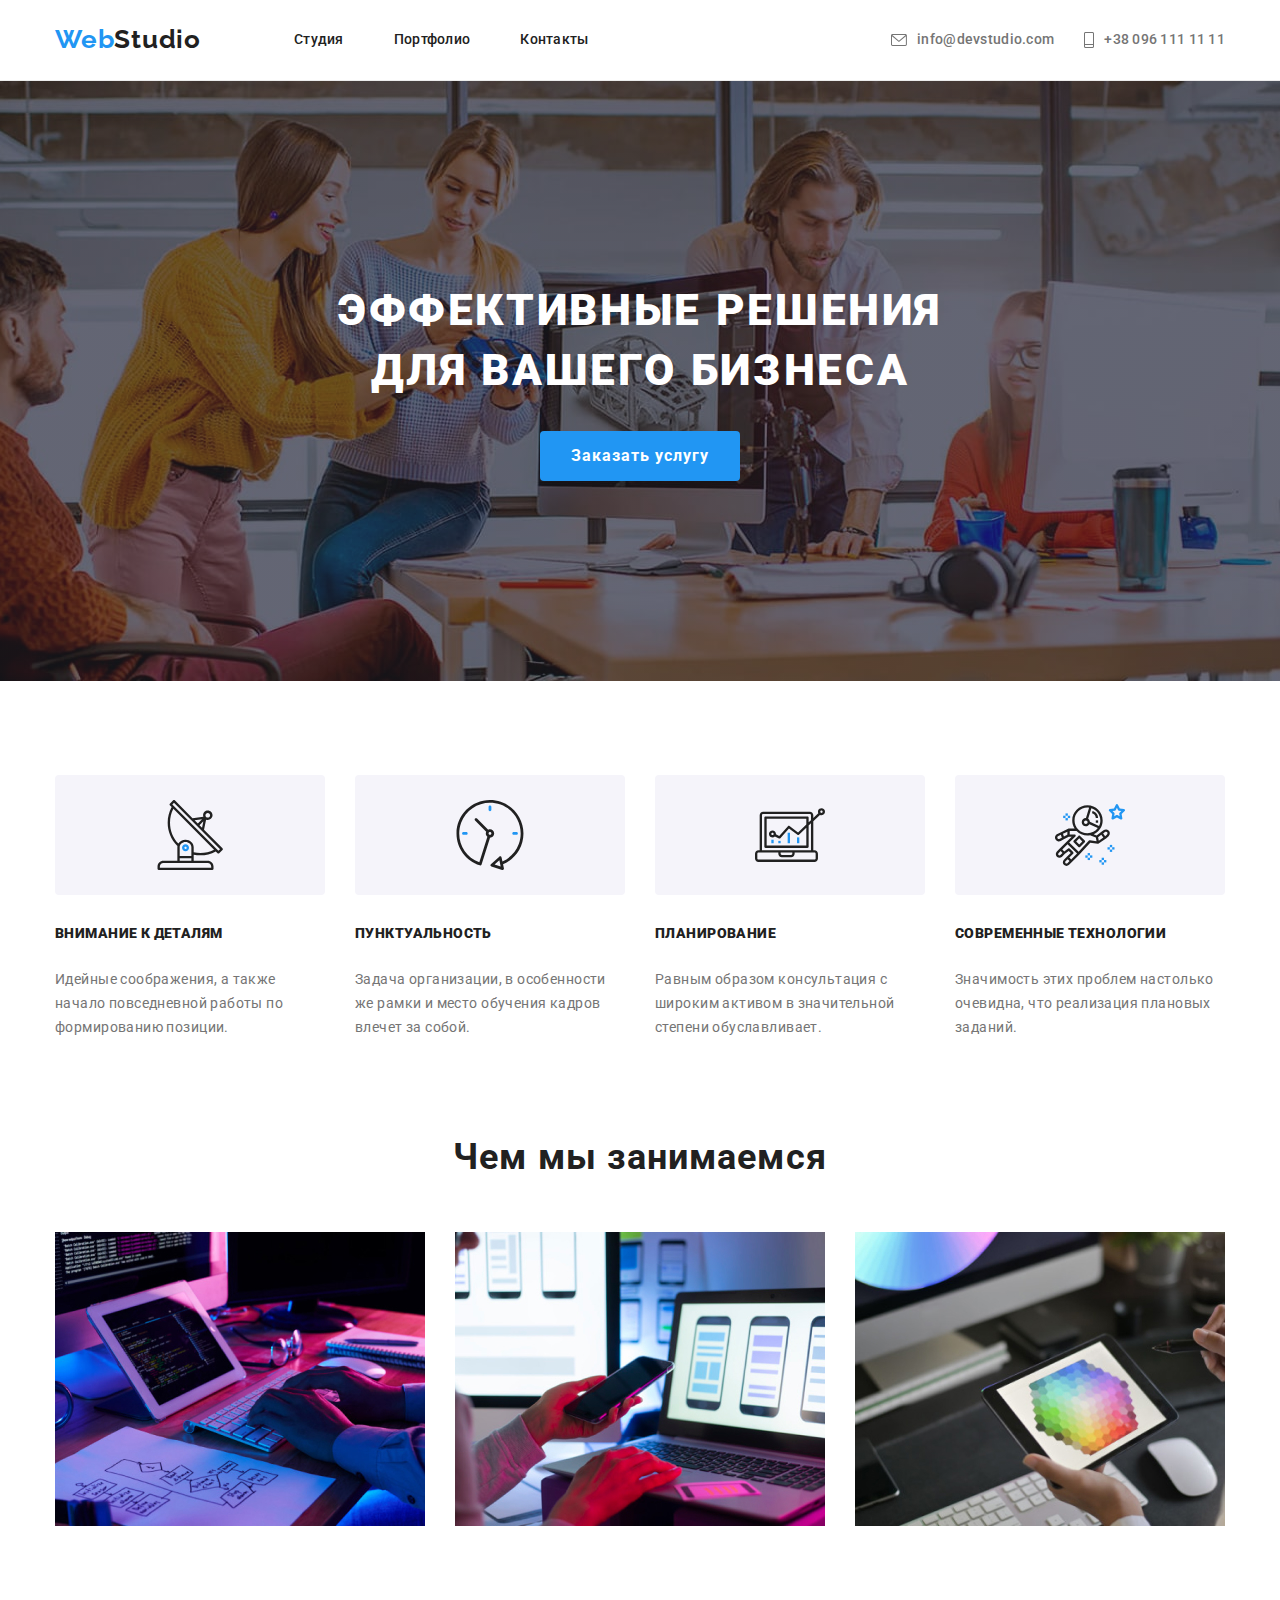
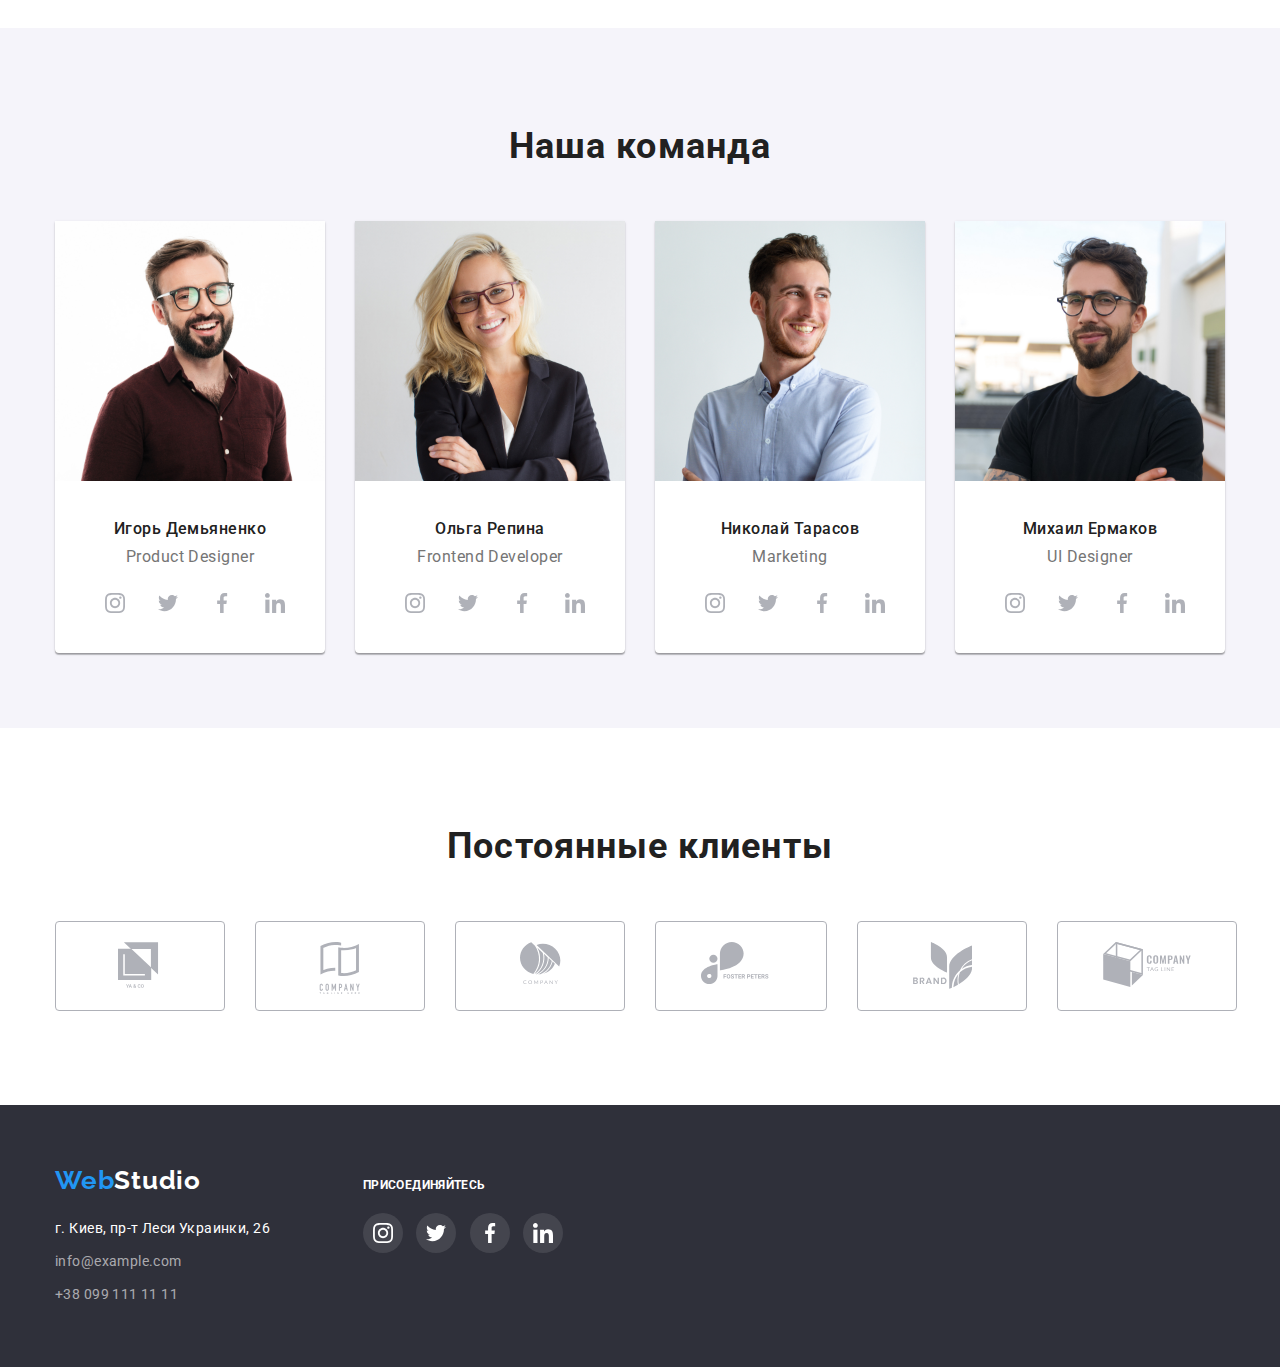
<file: index.html>
<!DOCTYPE html>
<html lang="ru">
<head>
    <meta charset="UTF-8">
    <link rel="preconnect" href="https://fonts.gstatic.com">
    <link href="https://fonts.googleapis.com/css2?family=Raleway:wght@700&family=Roboto:wght@400;500;700;900&display=swap" rel="stylesheet">   
    <meta name="viewport" content="width=device-width, initial-scale=1.0">
    <link rel="stylesheet" href="https://cdnjs.cloudflare.com/ajax/libs/modern-normalize/1.0.0/modern-normalize.min.css" integrity="sha512-ISS7cAi1PEhQ8jnbJpJZMd29NlhNj4AWYyLOSp2CE/CsHxTCu+r+t0D2yoJudVrd0/8fTVPUVDzY5Tvli75u/g==" crossorigin="anonymous" /> 
    <link rel="stylesheet" href="./css/main.css">
    <link rel="stylesheet" href="./css/portfolio.css">
    <title>WebStudio</title>
</head>
<body>
    <!-- Header - Navigation -->
    <header class="header">
        <div class="container main-nav">
        <nav class="nav">
            <div class="full-logo">
                <a href="./index.html" class="logo list"> 
                <span class="logo-web">Web</span>Studio 
                </a>
            </div>
            <ul class="nav-list list">
                <li class="item"><a href="./index.html" class="link list">Студия</a> </li>
                <li class="item"><a href="./portfolio.html" class="link list">Портфолио</a> </li>
                <li class="item"><a href="./index.html" class="link list">Контакты</a> </li>
            </ul>        
        </nav>
        <div class="top-icons">
            <ul class="nav-address list">
               
                <li class="item-icon-mail">
                    <a href="mailto:info@devstudio.com" class="nav-icons link list"> 
                    <svg class="nav-icons-mail" width="16px" height="12px">
                    <use href="./images/icons.svg#icon-mail"></use>
                    </svg>
                    info@devstudio.com</a>
                    
                </li>
            
                <li class="item-icon-phone">
                
                <a href="tel:0961111111" class="nav-icons link list">
                    <svg class="nav-icons-phone" width="10px" height="16px">
                    <use href="./images/icons.svg#icon-phone"></use>
                    </svg>
                    +38 096 111 11 11</a> 
                </li>
            </ul>
        </div>
        </div>
    </header>
<main>
    <!-- hero -->
    <section class="hero">
        <h1 class="hero-title">ЭФФЕКТИВНЫЕ РЕШЕНИЯ<br>ДЛЯ ВАШЕГО БИЗНЕСА</h1>
        <a href="/index.html" class="button list">Заказать услугу</a>
    </section>
    <!-- features -->
    <section class="section">
        <div class="container">
            <h2 class="section-title-none">Особенности</h2>
            <ul class="features-list list">
            
                <li>
                    <div class="features-block">  
                        <svg width="70px" height="70px">
                        <use href="./images/icons.svg#icon-antenna"></use>
                        </svg>
                    </div> 
                <h3 class="section-secondtitle">Внимание к деталям</h3>
                <p class="section-description">Идейные соображения, а также начало повседневной работы по формированию позиции.</p>
                </li>
            
                <li>
                    <div class="features-block">
                        <svg width="70px" height="70px">
                        <use href="./images/icons.svg#icon-clock"></use>
                        </svg>
                    </div>
                <h3 class="section-secondtitle">Пунктуальность</h3>
                <p class="section-description">Задача организации, в особенности же рамки и место обучения кадров влечет за собой.</p>
            </li>
            
            <li>
                <div class="features-block">
                    <svg width="70px" height="70px">
                    <use href="./images/icons.svg#icon-diagram"></use>
                    </svg>
                </div>
                <h3 class="section-secondtitle">Планирование</h3>
                <p class="section-description">Равным образом консультация с широким активом в значительной степени обуславливает.</p>
            </li>
            <li>
                <div class="features-block">
                    <svg width="70px" height="70px">
                    <use href="./images/icons.svg#icon-astronaut"></use>
                    </svg>
                </div>
                <h3 class="section-secondtitle">Современные технологии</h3>
                <p class="section-description">Значимость этих проблем настолько очевидна, что реализация плановых заданий.</p>
            </li>
            </ul>
        </div>
    </section>
<!-- works -->
    <section class="section-works">
        <div class="container">
            <h2 class="section-title">Чем мы занимаемся</h2>
            <ul class="works-list list">
                <li><img src="./images/img1.jpg" alt="Programming" width="370"></li>
                <li><img src="./images/img2.jpg" alt="Mobile Aps" width="370"></li>
                <li><img src="./images/img3.jpg" alt="Deign" width="370"></li>
            </ul>
        </div>
    </section>
<!-- team -->
    <section class="section-team">
      <div class="container">
        <h2 class="section-title">Наша команда</h2>
        <ul class="team-list list">
          
            <li class="team-bg">
                <img src="./images/igor.jpg" alt="Сотрудник Игорь Демьяненко" width="270">
            <h3 class="team-title">Игорь Демьяненко</h3>
            <p class="team-description">Product Designer</p>
            <ul class="team-social list">
                <li class="team-icons">
                    <a href="./index.html" class="social-box">
                    <svg class="instagram" width="20px" height="20px">
                    <use href="./images/icons.svg#icon-instagram"></use>
                    </svg></a>
                </li>
                <li class="team-icons">
                    <a href="" class="social-box">
                    <svg  class="twitter" width="20px" height="20px">
                    <use href="./images/icons.svg#icon-twitter"></use>
                    </svg></a>
                </li>
                <li class="team-icons">
                    <a href="" class="social-box">
                    <svg class="facebook" width="20px" height="20px">
                    <use href="./images/icons.svg#icon-facebook"></use>
                    </svg></a>
                </li>
                <li class="team-icons">
                    <a href="" class="social-box">
                    <svg class="linkedin" width="20px" height="20px">
                    <use href="./images/icons.svg#icon-linkedin"></use>
                    </svg></a>
                </li>
            </ul>
            </li>
          
          
            <li class="team-bg"><img src="./images/olga.jpg" alt="Сотрудник Ольга Репина" width="270">
            <h3 class="team-title">Ольга Репина</h3>
            <p class="team-description">Frontend Developer</p>
            <ul class="team-social list">
                <li class="team-icons">
                    <a href="./index.html" class="social-box">
                    <svg class="instagram" width="20px" height="20px">
                    <use href="./images/icons.svg#icon-instagram"></use>
                    </svg></a>
                </li>
                <li class="team-icons">
                    <a href="" class="social-box">
                    <svg  class="twitter" width="20px" height="20px">
                    <use href="./images/icons.svg#icon-twitter"></use>
                    </svg></a>
                </li>
                <li class="team-icons">
                    <a href="" class="social-box">
                    <svg class="facebook" width="20px" height="20px">
                    <use href="./images/icons.svg#icon-facebook"></use>
                    </svg></a>
                </li>
                <li class="team-icons">
                    <a href="" class="social-box">
                    <svg class="linkedin" width="20px" height="20px">
                    <use href="./images/icons.svg#icon-linkedin"></use>
                    </svg></a>
                </li>
            </ul>
            </li>
            
           
            <li class="team-bg"><img src="./images/nikolay.jpg" alt="Сотрудник Николай Тарасов" width="270">
            <h3 class="team-title">Николай Тарасов</h3>
            <p class="team-description">Marketing</p>
            <ul class="team-social list">
                <li class="team-icons">
                    <a href="./index.html" class="social-box">
                    <svg class="instagram" width="20px" height="20px">
                    <use href="./images/icons.svg#icon-instagram"></use>
                    </svg></a>
                </li>
                <li class="team-icons">
                    <a href="" class="social-box">
                    <svg  class="twitter" width="20px" height="20px">
                    <use href="./images/icons.svg#icon-twitter"></use>
                    </svg></a>
                </li>
                <li class="team-icons">
                    <a href="" class="social-box">
                    <svg class="facebook" width="20px" height="20px">
                    <use href="./images/icons.svg#icon-facebook"></use>
                    </svg></a>
                </li>
                <li class="team-icons">
                    <a href="" class="social-box">
                    <svg class="linkedin" width="20px" height="20px">
                    <use href="./images/icons.svg#icon-linkedin"></use>
                    </svg></a>
                </li>
            </ul>
            </li>
            
            
            <li class="team-bg"><img src="./images/michael.jpg" alt="Сотрудник Михаил Ермаков" width="270">
            <h3 class="team-title">Михаил Ермаков</h3>
            <p class="team-description">UI Designer</p>
            <ul class="team-social list">
                <li class="team-icons">
                    <a href="./index.html" class="social-box">
                    <svg class="instagram" width="20px" height="20px">
                    <use href="./images/icons.svg#icon-instagram"></use>
                    </svg></a>
                </li>
                <li class="team-icons">
                    <a href="" class="social-box">
                    <svg  class="twitter" width="20px" height="20px">
                    <use href="./images/icons.svg#icon-twitter"></use>
                    </svg></a>
                </li>
                <li class="team-icons">
                    <a href="" class="social-box">
                    <svg class="facebook" width="20px" height="20px">
                    <use href="./images/icons.svg#icon-facebook"></use>
                    </svg></a>
                </li>
                <li class="team-icons">
                    <a href="" class="social-box">
                    <svg class="linkedin" width="20px" height="20px">
                    <use href="./images/icons.svg#icon-linkedin"></use>
                    </svg></a>
                </li>
            </ul>
            </li>
            
        </ul>
      </div>
    </section>
<!-- clients -->
<section class="section">
    <div class="container">
        <h2 class="section-title">Постоянные клиенты</h2>
        <ul class="clients-main list">
            <li>
                <a href="" class="a-test">
                    <svg class="client" width="44.27px" height="49.23px">
                    <use href="./images/icons.svg#icon-client1"></use>
                    </svg> 
                </a>
            </li>
            <li>
                <a href="" class="a-test">
                <svg class="client" width="44px" height="52px">
                <use href="./images/icons.svg#icon-client2"></use>
                </svg> 
            </a></li>
            <li>
                <a href="" class="a-test">
                    <svg class="client" width="41px" height="42.6px">
                    <use href="./images/icons.svg#icon-client3"></use>
                    </svg> 
                </a>
            </li>
            <li>
                <a href="" class="a-test">
                    <svg class="client" width="80px" height="43px">
                    <use href="./images/icons.svg#icon-client4"></use>
                    </svg> 
                </a>
            </li>
            <li>
                <a href="" class="a-test">
                    <svg class="client" width="59px" height="47px">
                    <use href="./images/icons.svg#icon-client5"></use>
                    </svg> 
                </a>
            </li>
            <li>
                <a href="" class="a-test">
                    <svg class="client" width="88.48px" height="45.44px">
                    <use href="./images/icons.svg#icon-client6"></use>
                    </svg> 
                </a>
            </li>
        </ul>
    </div>
</section>
</main>
<!-- Footer -->
<footer class="section-footer">
    <div class="container">
       <div class="footer-block">
        <div class="full-logo">
        <a href="/index.html" class="logo list"><span class="logo-web">Web</span>Studio</a>
        <ul class="footer-list list">
        <li class="footer-items">г. Киев, пр-т Леси Украинки, 26</li>
        <li class="footer-items"><a href="mailto:info@example.com" class="footer-link list">info@example.com</a></li>
        <li class="footer-items"><a href="tel:+380991111111" class="footer-link list">+38 099 111 11 11</a></li>
        </ul>
        </div>
       
       
        <div class="footer-part">
            <h3 class="footer-social-title">ПРИСОЕДИНЯЙТЕСЬ</h3>
        <ul class="list">
            
            <li class="footer-icons">
            <a href="./index.html" class="social-footer">
            <svg class="instagram" width="20px" height="20px">
            <use href="./images/icons.svg#icon-instagram"></use>
            </svg></a>
        </li>
        <li class="footer-icons">
            <a href="" class="social-footer">
            <svg  class="twitter" width="20px" height="20px">
            <use href="./images/icons.svg#icon-twitter"></use>
            </svg></a>
        </li>
        <li class="footer-icons">
            <a href="" class="social-footer">
            <svg class="facebook" width="20px" height="20px">
            <use href="./images/icons.svg#icon-facebook"></use>
            </svg></a>
        </li>
        <li class="footer-icons">
            <a href="" class="social-footer">
            <svg class="linkedin" width="20px" height="20px">
            <use href="./images/icons.svg#icon-linkedin"></use>
            </svg></a>
        </li>
    </ul>
    </div>
    </div>
</div>
</footer>
</body>
</html>
</file>
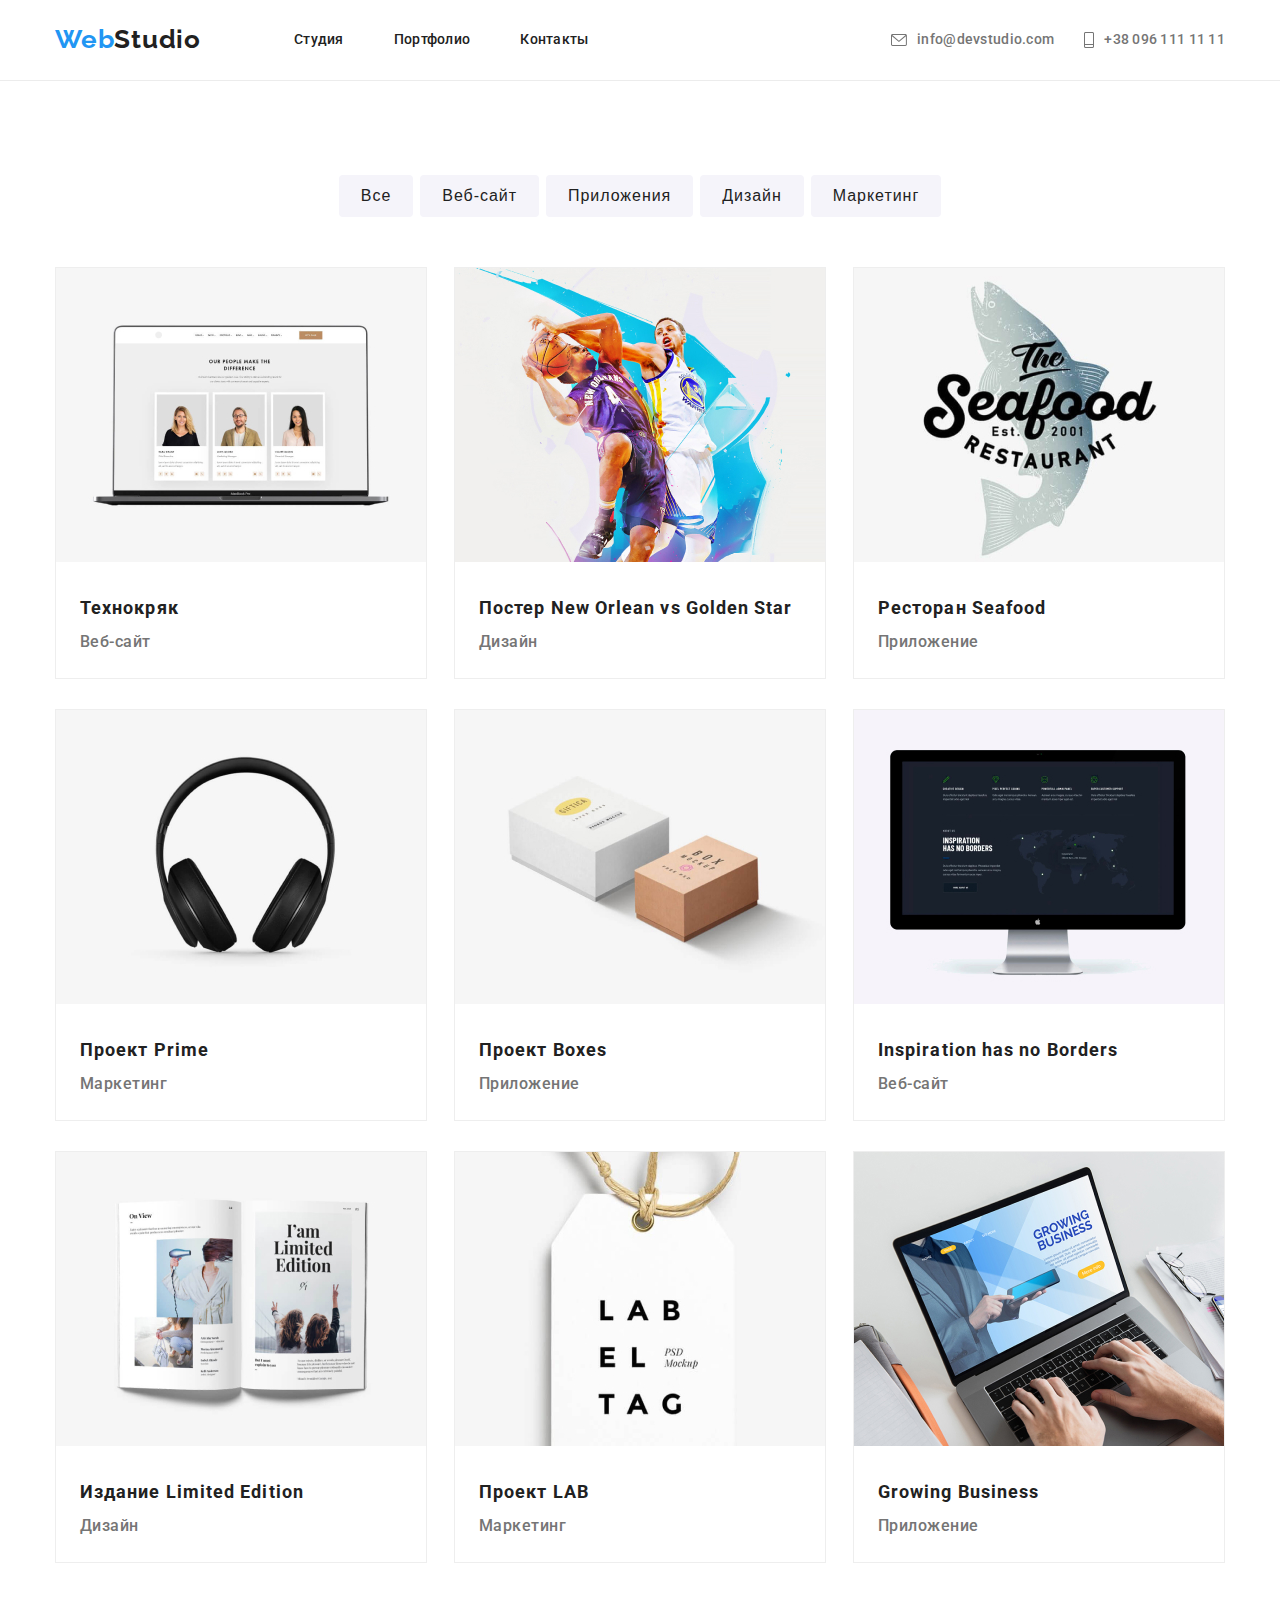
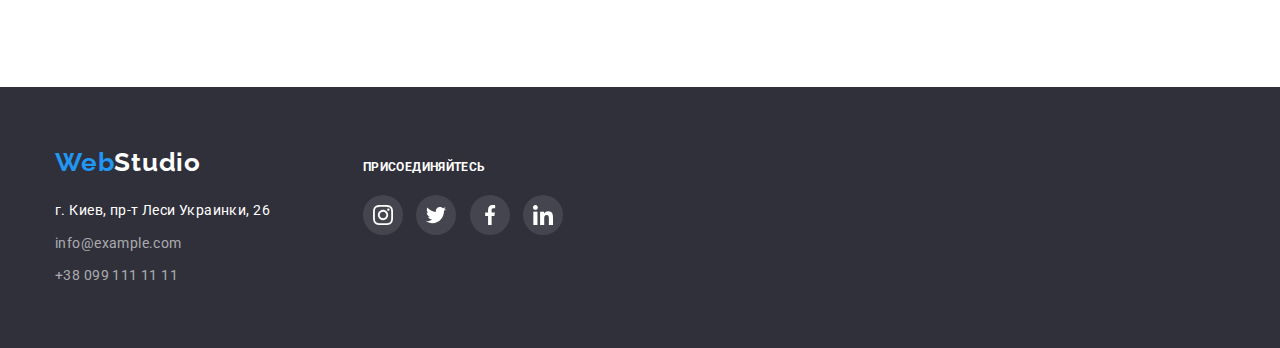
<file: portfolio.html>
<!DOCTYPE html>
<html lang="ru">
<head>
    <meta charset="UTF-8">
    <link rel="preconnect" href="https://fonts.gstatic.com">
    <link href="https://fonts.googleapis.com/css2?family=Raleway:wght@700&family=Roboto:wght@400;500;700;900&display=swap" rel="stylesheet">   
    <meta name="viewport" content="width=device-width, initial-scale=1.0">
    <link rel="stylesheet" href="https://cdnjs.cloudflare.com/ajax/libs/modern-normalize/1.0.0/modern-normalize.min.css" integrity="sha512-ISS7cAi1PEhQ8jnbJpJZMd29NlhNj4AWYyLOSp2CE/CsHxTCu+r+t0D2yoJudVrd0/8fTVPUVDzY5Tvli75u/g==" crossorigin="anonymous" /> 
    <link rel="stylesheet" href="./css/main.css">
    <link rel="stylesheet" href="./css/portfolio.css">
    <title>WebStudio</title>
</head>
<body>
   <!-- Header - Navigation -->
   <header class="header">
    <div class="container main-nav">
    <nav class="nav">
        <div class="full-logo">
            <a href="./index.html" class="logo list"> 
            <span class="logo-web">Web</span>Studio 
            </a>
        </div>
        <ul class="nav-list list">
            <li class="item"><a href="./index.html" class="link list">Студия</a> </li>
            <li class="item"><a href="./portfolio.html" class="link list">Портфолио</a> </li>
            <li class="item"><a href="./index.html" class="link list">Контакты</a> </li>
        </ul>        
    </nav>
    <div class="top-icons">
        <ul class="nav-address list">
           
            <li class="item-icon-mail">
                <a href="mailto:info@devstudio.com" class="nav-icons link list"> 
                <svg class="nav-icons-mail" width="16px" height="12px">
                <use href="./images/icons.svg#icon-mail"></use>
                </svg>
                info@devstudio.com</a>
                
            </li>
        
            <li class="item-icon-phone">
            
            <a href="tel:0961111111" class="nav-icons link list">
                <svg class="nav-icons-phone" width="10px" height="16px">
                <use href="./images/icons.svg#icon-phone"></use>
                </svg>
                +38 096 111 11 11</a> 
            </li>
        </ul>
    </div>
    </div>
</header>

<main>
    <!-- portfolio tipes -->
    <section class="section">
    <div class="container">
        <ul class="portfolio-list list">
            <li class="item"><button class="filter-button">Все</button></li>
            <li class="item"><button class="filter-button">Веб-сайт</button></li>
            <li class="item"><button class="filter-button">Приложения</button></li>
            <li class="item"><button class="filter-button">Дизайн</button></li>
            <li class="item"><button class="filter-button">Маркетинг</button></li>
        </ul>
    <!-- portfilio -->
         <ul class="portfolio list">
         <li class="portfolio-items">
            <a href="" class="portfolio-box list">
                    <img src="./images/portfilio/technokryak.jpg" width="370" alt="Мокап с ноутбуком">
                    <div class="portfolio-td">
                        <h3 class="portfolio-title">Технокряк</h3>
                        <p class="portfolio-description">Веб-сайт</p>
                    </div>
                            
            </a>
        
        </li>
        <li class="portfolio-items">
            <a href="" class="portfolio-box list">                
                    <img src="./images/portfilio/poster-new-orlean.jpg" width="370" alt="Постер New Orlean">              
                <div class="portfolio-td">
                    <h3 class="portfolio-title">Постер New Orlean vs Golden Star</h3>
                    <p class="portfolio-description">Дизайн</p>
                </div>
            </a>
            
        </li>
        <li class="portfolio-items">            
            <a href="" class="portfolio-box list">               
                <img src="./images/portfilio/seafood.jpg" width="370" alt="постер ресторана">               
                <div class="portfolio-td">
                    <h3 class="portfolio-title">Ресторан Seafood</h3>
                    <p class="portfolio-description">Приложение</p>
                </div>
            </a>
            
        </li>
        <li class="portfolio-items">
            <a href="" class="portfolio-box list">       
                <img src="./images/portfilio/prime.jpg" width="370" alt="Наушники">
                <div class="portfolio-td">
                    <h3 class="portfolio-title">Проект Prime</h3>
                    <p class="portfolio-description">Маркетинг</p>
                </div>
            </a>
            
        </li>
        <li class="portfolio-items">
            <a href="" class="portfolio-box list">
                <img src="./images/portfilio/boxes.jpg" width="370" alt="коробки">
                <div class="portfolio-td">
                    <h3 class="portfolio-title">Проект Boxes</h3>
                    <p class="portfolio-description">Приложение</p>
                </div>
            </a>
        </li>
        <li class="portfolio-items">
            <a href="" class="portfolio-box list">
                <img src="./images/portfilio/inspiration.jpg" width="370" alt="Моноблок">
                <div class="portfolio-td">
                    <h3 class="portfolio-title">Inspiration has no Borders</h3>
                    <p class="portfolio-description">Веб-сайт</p>
                </div>
            </a>
        </li>
        <li class="portfolio-items">
            <a href="" class="portfolio-box list">
                <img src="./images/portfilio/limited-edition.jpg" width="370" alt="журнал">
                <div class="portfolio-td">
                    <h3 class="portfolio-title">Издание Limited Edition</h3>
                    <p class="portfolio-description">Дизайн</p>
                </div>
            </a>
        </li>
        <li class="portfolio-items">
            <a href="" class="portfolio-box list">
                <img src="./images/portfilio/lab.jpg" width="370" alt="бирка с лого">
               <div class="portfolio-td">
                    <h3 class="portfolio-title">Проект LAB</h3>
                    <p class="portfolio-description">Маркетинг</p>
               </div>
            </a>
        </li>
        <li class="portfolio-items">
            <a href="" class="portfolio-box list">
                <img src="./images/portfilio/growing.jpg" width="370" alt="ноутбук">
                <div class="portfolio-td">
                    <h3 class="portfolio-title">Growing Business</h3>
                    <p class="portfolio-description">Приложение</p>
                </div>
            </a>
        </li>
    </ul>
        </div>
    </section>
    
   
</main>
<!-- Footer -->
<footer class="section-footer">
    <div class="container">
       <div class="footer-block">
        <div class="full-logo">
        <a href="/index.html" class="logo list"><span class="logo-web">Web</span>Studio</a>
        <ul class="footer-list list">
        <li class="footer-items">г. Киев, пр-т Леси Украинки, 26</li>
        <li class="footer-items"><a href="mailto:info@example.com" class="footer-link list">info@example.com</a></li>
        <li class="footer-items"><a href="tel:+380991111111" class="footer-link list">+38 099 111 11 11</a></li>
        </ul>
        </div>
       
       
        <div class="footer-part">
            <h3 class="footer-social-title">ПРИСОЕДИНЯЙТЕСЬ</h3>
        <ul class="list">
            
            <li class="footer-icons">
            <a href="./index.html" class="social-footer">
            <svg class="instagram" width="20px" height="20px">
            <use href="./images/icons.svg#icon-instagram"></use>
            </svg></a>
        </li>
        <li class="footer-icons">
            <a href="" class="social-footer">
            <svg  class="twitter" width="20px" height="20px">
            <use href="./images/icons.svg#icon-twitter"></use>
            </svg></a>
        </li>
        <li class="footer-icons">
            <a href="" class="social-footer">
            <svg class="facebook" width="20px" height="20px">
            <use href="./images/icons.svg#icon-facebook"></use>
            </svg></a>
        </li>
        <li class="footer-icons">
            <a href="" class="social-footer">
            <svg class="linkedin" width="20px" height="20px">
            <use href="./images/icons.svg#icon-linkedin"></use>
            </svg></a>
        </li>
    </ul>
    </div>
    </div>
</div>
</footer>
</body>
</html>
</file>
<file: css/main.css>
html{
    box-sizing: border-box;
}
*,
*::before,
*::after{
    box-sizing: inherit;
}
:focus{
    border: 0.25px solid var(--active-color); outline: none;
}
:root{
    --main-color: #212121;
    --secondary-color: #757575;
    --active-color: #2196F3;
    --address-color: rgba(255,255,255,0.6);
    --icons-bg: #F5F4FA;
    --icon-main-color: #AFB1B8;
    --footer-icons-bg: rgba(255, 255, 255, 0.1);
}

.list{
    margin: 0;
    padding: 0;
}

body{
    color: var(--main-color);
    background-color: #ffffff;
    font-family: Roboto, sans-serif;
    font-size: 14px;
    line-height: 1.71;
    letter-spacing: 0.03em;

    margin: 0;

}

.list{
    list-style: none;
    text-decoration: none;

    padding: 0px;
    margin: 0px;
}
/* main nav */
.main-nav{
    display: flex;
    align-items: center;
}
/* Container */
.container{
    width: 1200px;
    margin-left: auto;
    margin-right: auto;
    padding: 0px 15px;
    margin-bottom: 0px;
    
}
.header{
    border-bottom: 1px solid #ECECEC;
}


/* logo */

.logo{
    color: var(--main-colorr);
    font-family: Raleway, cursive;
    font-weight: 700;
    font-size: 26px;
    line-height: 1.2;
    letter-spacing: 0.03em;

}
.logo:focus{
    color: var(--active-color);
}

.logo-web{
    color: var(--active-color)
}

.full-logo{
    margin-right: 93px;
}
/* navigation */

.nav{
    display: flex;
    align-items: center;
}
.nav-list{
    display: flex;
}

.nav-list .item + .item{
    margin-left: 50px;    
}
.nav-list .link{
    display: block;
    color: var(--main-color);
    font-family: Roboto;
    font-weight: 500;
    font-size: 14px;
    line-height: 1.14;
    letter-spacing: 0.02em;

    padding-top: 32px;
    padding-bottom: 32px;
}

.nav-list .link:hover, 
.nav-list .link:focus{
    color: var(--active-color);
}
.top-icons{
    display: flex;
    align-items: center;
    margin-left: auto;
}
.nav-address{
    display: flex;
    align-items: center;
    font-family: Roboto;
    font-weight: 500;
    font-size: 14px;
    line-height: 1.14;
    letter-spacing: 0.02em;
    margin-left: auto;
    color: var(--secondary-color);
}

.nav-address .item + .item{
    margin-left: 50px;
}
.nav-address .link{
    color: var(--secondary-color);
}
.nav-address .link:hover,
.nav-address .link:focus{
    color: var(--active-color);
}

/* header icons */

.nav-icons{
    display: flex;
    align-items: center;
    fill: var(--secondary-color);
}
.nav-icons-mail{
    fill: currentColor;
    margin-right: 10px;
}

.nav-icons-mail:hover{
    fill: var(--active-color);
}

.nav-icons-phone{
    fill: currentColor;
    margin-right: 10px;    
}

.nav-icons-phone:hover{
    fill: var(--active-color);
}
.item-icon-mail{
    margin-right: 30px;   
}



.item-icon-phone:hover{
    color: var(--active-color);
}



/* hero */
.hero{
    text-align: center;
    padding-bottom: 94px;
    max-width: 1600px;
    height: 600px;
    margin-left: auto;
    margin-right: auto;
    
    background-image: linear-gradient( to right,rgba(47, 48, 58, 0.4), 
    rgba(47, 48, 58, 0.4) ),
    url(..//images/hero.jpg);
    background-color: #C4C4C4;
    background-size: cover;
    background-position: center;

}
.hero-title{
    font-weight: 900;
    font-size: 44px;
    line-height: 1.36;
    text-align: center;
    letter-spacing: 0.06em;
    color: #ffffff;
    margin-top: 0px;
    margin-bottom: 30px;

    padding-top: 200px;
    }

.button {
    display: inline-block ;
    font-weight: 700;
    font-size: 16px;
    line-height: 1.87;
    text-align: center;
    background-color: var(--active-color);
    color: #ffffff;
    letter-spacing: 0.06em;

    min-width: 200px;
    border-radius: 4px;
    padding: 10px 30px 10px 30px;
    }


/* Section */
.section{
    padding-top: 94px;
    padding-bottom: 94px;
}

.section-works{
    padding-top: 0px;
    padding-bottom: 94px;
}

.section-team{
    height: 700px;
    background-color: var(--icons-bg);
    padding-top: 94px;
    padding-bottom: 94px;
}





/* features */

.features-list{
    display: flex;
    justify-content: space-between;
}
.section-title-none{
      
    font-weight: 900;
    font-size: 0px;
    line-height: 1.36;
    text-align: center;
    letter-spacing: 0.03em;

    margin-top: 0px;
    margin-bottom: 0px;
    
}

.section-title{
    
    font-weight: 700;
    font-size: 36px;
    line-height: 1.36;
    text-align: center;
    letter-spacing: 0.03em;

    margin-top: 0px;
    margin-bottom: 50px;
    
}

.section-secondtitle{
    font-weight: 900;
    font-size: 14px;
    line-height: 16px;
    letter-spacing: 0.03em;
    text-transform: uppercase;

    margin-top: 0px;
    margin-bottom: 26px;

    }


.section-description{
    font-weight: 400;
    font-size: 14px;
    line-height: 24px;
    color:var(--secondary-color);
    max-width: 270px;
    margin-top: 0px;
    margin-bottom: 0px;
    }
    
.features-block{
    display: inline-flex;
    justify-content: center;
    width: 270px;
    height: 120px;
    background-color: var(--icons-bg);
    border-radius: 4px;
    margin-bottom: 30px;
    align-items: center;
}




/* works */
.works-list{
    display: flex;
    justify-content: space-between;
}
/* team */


.team-list{
    display: flex;
    justify-content: space-between;
    text-align: center;
}
.team-bg{
    background-color: #ffffff;
    padding-bottom: 30px;
    box-shadow: 0px 1px 3px rgba(0, 0, 0, 0.12), 0px 1px 1px rgba(0, 0, 0, 0.14), 0px 2px 1px rgba(0, 0, 0, 0.2);
    border-radius: 0px 0px 4px 4px; 
}
.team-title{
    font-weight: 500;
    font-size: 16px;
    line-height: 1.19;
    letter-spacing: 0.03em;
    color:var(--main-color);
    
    margin-top: 30px;
    margin-bottom: 10px;
}


.team-description{
    font-family: Roboto;
    font-size: 16px;
    line-height: 1.18;
    letter-spacing: 0.03em;
    color: var(--secondary-color);

    margin-top: 0px;
    margin-bottom: 16px;
}

.team-icons{
    display: inline-flex;
    margin-left: 10px;
   
}



.social-box{
    display: inline-flex;
    align-items: center;
    justify-content: center;
    width: 40px;
    height: 40px;
    border-radius: 50%;
    margin-left: auto;
    margin-right: auto;
    fill: var(--icon-main-color);
}

.social-box:hover{
    margin-left: auto;
    margin-right: auto;
    background-color: var(--active-color);
    fill: #ffffff;
}

.social-box:focus{
    background-color: var(--active-color);
    fill: #ffffff;
    outline: none;
    border: none;
}


/* clients */
.clients-main{
    display: inline-flex;
    align-items: center;
}




.a-test{
    display: inline-flex;
    fill: var(--icon-main-color);
    border: 1px solid #AFB1B8;
    box-sizing: border-box;
    border-radius: 4px;
    padding: 20px 45px;
    margin-right: 30px;
    min-width: 170px;
    height: 90px;
    
}

.client{
    margin-right: auto;
    margin-left: auto;   
}



.a-test:hover,
.a-test:focus{
    fill: var(--active-color);
    border: 1px solid var(--active-color);
}



/* footer */

.section-footer .logo{
    color:#ffffff;
}

.section-footer{
    background-color: #2F303A;
    padding: 60px 0px 60px 0px;
}

.footer-block{
    display: flex;
    align-items: flex-start;
}
.footer-list{
    font-family: Roboto;
    font-size: 14px;
    line-height: 1.71;
    letter-spacing: 0.03em;
    color: #ffffff;

    margin-top: 20px;


}

.footer-link{
    color: var(--address-color);
}

.footer-items:not(:last-child) {
    margin-bottom: 9px;
}

.footer-part{
    padding-top: 12px;
    width: 206px;
    height: 80px;
    
}


.footer-social-title{
    font-weight: 700;
    font-size: 12px;
    line-height: 16px;
    letter-spacing: 0.03em;
    text-transform: uppercase;
    color: white;
    margin-bottom: 20px;
}

.footer-icons{
    display: inline-flex;
    margin-right: 10px;
}
.footer-icons:last-child{
    margin-right: 0px;
}

.social-footer{
    display: inline-flex;
    align-items: center;
    justify-content: center;
    width: 40px;
    height: 40px;
    border-radius: 50%;
    margin-left: auto;
    margin-right: auto;
    fill: white;
    background-color: var(--footer-icons-bg);
}

.social-footer:hover,
.social-footer:focus{
    margin-left: auto;
    margin-right: auto;
    background-color: var(--active-color);
    fill: #ffffff;
}
</file>
<file: css/portfolio.css>
.list{
    list-style: none;
    text-decoration: none;
}
h3{
    margin: 0px;
}

/* filer button */

.portfolio-list{
    display: flex;
    margin-top: 0px;
    margin-bottom: 0px;
    padding: 0px;
    justify-content: center;
    margin-bottom: 50px;
}
.filter-button{
    display: block;
    border: 0;
    font-weight: 500;
    font-size: 16px;
    line-height: 1.87;
    background-color: #F5F4FA;
    color: var(--main-color);
    letter-spacing: 0.06em;
    text-align: center;

    min-width: 73px;
    padding: 6px 22px;
    border-radius: 4px;
    
}

.portfolio-list .item +.item{
    margin-left: 7px;
}

.filter-button:hover,
.filter-button:focus{
    background-color: var(--active-color);
    color: #ffffff;
    border: 0;
}
/* portfilio */
.portfolio{
    display: flex;
    flex-wrap: wrap;
    justify-content: space-between;
}
.portfolio-title{
    font-style: normal;
    font-weight: 700;
    font-size: 18px;
    line-height: 2;
    letter-spacing: 0.06em;
    color: var(--main-color);

    margin-top: 0px;
    margin-bottom: 0px;

}
.portfolio-tipes{
    font-weight: 400;
    font-size: 16px;
    line-height: 1.62;
    letter-spacing: 0.03em;
    color: var(--main-color);
    background-color: #F5F4FA;
} 


.portfolio-tipes:hover,
.portfolio-tipes:focus{
    color: #ffffff;
    background-color: var(--active-color);
}



.portfolio-description{
    font-style: normal;
    font-weight: 500;
    font-size: 16px;
    line-height: 2;
    letter-spacing: 0.03em;
    color: var(--secondary-color);

    margin-top: 0px;
    margin-bottom: 0px;
}
.portfolio-td{
    padding: 20px 24px;
}


.portfolio-items{
    display: flex;
    margin-bottom: 30px;
    border: 1px solid #EEEEEE;
    box-sizing: border-box;
} 

.portfolio-box:focus,
.portfolio-box:hover{
    border: 1px solid #EEEEEE;
    box-shadow: 0px 1px 1px rgba(0, 0, 0, 0.12),
                0px 4px 4px rgba(0, 0, 0, 0.06), 
                1px 4px 6px rgba(0, 0, 0, 0.16);
}
</file>
